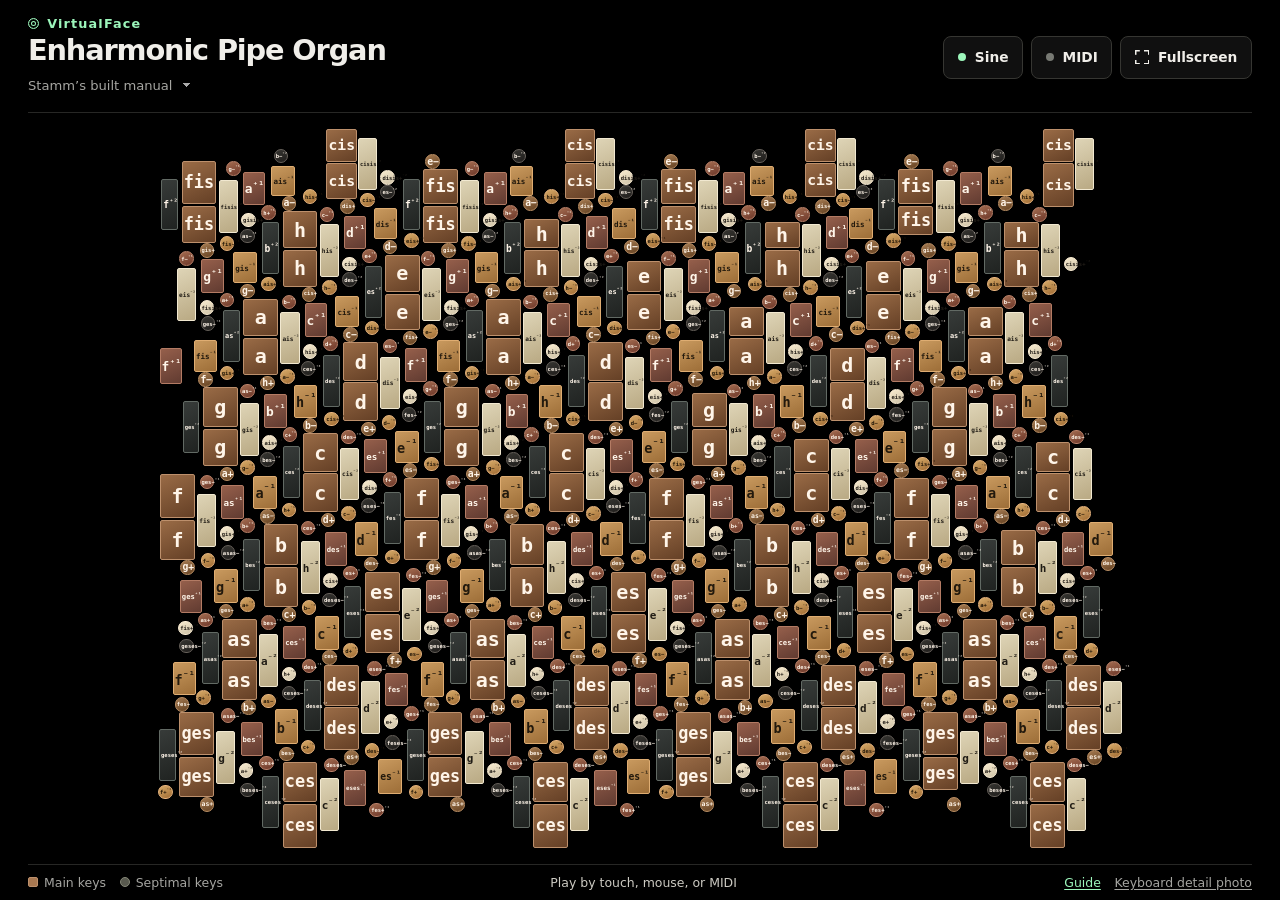
<file: index.html>
<!doctype html>
<html lang="en">
<head>
  <meta charset="utf-8">
  <meta name="viewport" content="width=device-width, initial-scale=1, viewport-fit=cover">
  <meta name="theme-color" content="#000000">
  <meta name="description" content="Play the special manual of the Enharmonic Pipe Organ with touch, mouse, or MIDI.">
  <title>VirtualFace · Enharmonic Pipe Organ</title>
  <link rel="stylesheet" href="./styles.css">
  <link rel="stylesheet" href="./artwork.css">
  <script type="module" src="./app.js"></script>
</head>
<body>
  <div class="app">
    <header class="toolbar">
      <div class="instrument">
        <div class="wordmark"><span class="wordmark-icon" aria-hidden="true"></span>VirtualFace</div>
        <h1 id="instrument-name">Enharmonic Pipe Organ</h1>
        <label class="layout-choice">
          <span class="visually-hidden">Keyboard layout</span>
          <select id="layout-select" aria-label="Keyboard layout">
            <option value="stamm">Stamm’s built manual</option>
            <option value="vogel">Vogel’s 1968 drawing</option>
            <option value="open-controller">Open controller…</option>
          </select>
        </label>
      </div>
      <div class="actions">
        <button id="sine-button" class="control" type="button" aria-pressed="true">
          <span class="sine-dot" aria-hidden="true"></span>Sine
        </button>
        <button id="midi-button" class="control" type="button" aria-expanded="false" aria-controls="midi-panel">
          <span id="midi-dot" class="midi-dot" aria-hidden="true"></span>MIDI
        </button>
        <button id="fullscreen" class="control" type="button"><span class="fullscreen-icon" aria-hidden="true"></span><span id="fullscreen-label">Fullscreen</span></button>
      </div>
      <section id="midi-panel" class="midi-panel" aria-labelledby="midi-heading" hidden>
        <h2 id="midi-heading">MIDI connections</h2>
        <p id="midi-status" role="status">Enable MIDI to connect a controller or a sound source.</p>
        <button id="midi-enable" class="control control-accent" type="button">Enable MIDI</button>
        <div id="midi-routing" class="midi-routing" hidden>
          <label>Input device<select id="midi-input"></select></label>
          <label>Input channel<select id="midi-input-channel"></select></label>
          <label>Output device<select id="midi-output"></select></label>
          <label>Output channel<select id="midi-output-channel"></select></label>
          <label class="routing-wide">Output format<select id="midi-output-format">
            <option value="raw">Raw key addresses</option>
            <option value="tuned">Note + pitch bend</option>
          </select></label>
          <label class="tuned-option" hidden>Voice routing<select id="midi-voice-routing">
            <option value="poly">Multiple channels</option>
            <option value="single">Single channel</option>
          </select></label>
          <label class="tuned-option" hidden>Bend range<select id="midi-bend-range">
            <option value="1">±1 semitone</option>
            <option value="2" selected>±2 semitones</option>
            <option value="12">±12 semitones</option>
            <option value="24">±24 semitones</option>
            <option value="48">±48 semitones</option>
          </select></label>
        </div>
        <p class="mapping-note" id="midi-mapping">VirtualFace uses its own note map. Focus or hover over a key to see its MIDI address.</p>
        <p id="midi-warning" class="midi-warning" role="status" hidden></p>
        <div class="midi-panel-actions">
          <button id="release-all" class="control" type="button">Release all notes</button>
          <a class="guide-link" href="./guide.html#midi">MIDI guide</a>
        </div>
      </section>
    </header>
    <main class="stage" aria-label="Special manual">
      <div id="keyboard" class="keyboard" role="group" aria-label="Playable keys" aria-describedby="keyboard-help"></div>
      <p id="keyboard-help" class="visually-hidden">Press and hold a key to play. Use the arrow keys to move focus and Space or Enter to play the focused key.</p>
      <noscript>Enable JavaScript to play the keyboard.</noscript>
    </main>
    <footer class="footer">
      <div class="legend" aria-label="Key legend">
        <span><i class="legend-swatch legend-main" aria-hidden="true"></i>Main keys</span>
        <span><i class="legend-swatch legend-septimal" aria-hidden="true"></i>Septimal keys</span>
      </div>
      <p id="key-info" class="key-info">Play by touch, mouse, or MIDI</p>
      <div class="footer-links">
        <a class="guide-link" href="./guide.html">Guide</a>
        <a class="source-link" href="https://www.soyka-musik.at/media/content/downloads/u.-d._soyka_arbeitsbericht_sinfonie_in_yes-dur_die_unspielbare.pdf#page=5" target="_blank" rel="noopener">Vogel’s drawing</a>
      </div>
    </footer>
  </div>
  <dialog id="controller-dialog" class="controller-dialog" aria-labelledby="controller-heading">
    <h2 id="controller-heading">Open a controller layout</h2>
    <p>Files from your device stay in this tab. For a layout with artwork, select the JSON and image together.</p>
    <label for="controller-file">Controller files</label>
    <input id="controller-file" type="file" accept=".json,.png,.jpg,.jpeg,.webp,application/json,image/png,image/jpeg,image/webp" multiple autofocus>
    <form id="controller-link">
      <label for="controller-url">Controller JSON link</label>
      <input id="controller-url" type="url" autocomplete="off" autocapitalize="none" spellcheck="false" required>
      <label for="controller-artwork-url">Artwork link (optional)</label>
      <input id="controller-artwork-url" type="url" autocomplete="off" autocapitalize="none" spellcheck="false">
      <div class="controller-link-actions">
        <button class="control" type="submit">Open link</button>
      </div>
    </form>
    <p id="controller-status" role="status"></p>
    <div class="controller-dialog-actions">
      <a class="guide-link" href="./guide.html#custom-layouts" target="_blank" rel="noopener">JSON format and example</a>
      <button id="controller-close" class="control" type="button">Close</button>
    </div>
  </dialog>
</body>
</html>
</file>
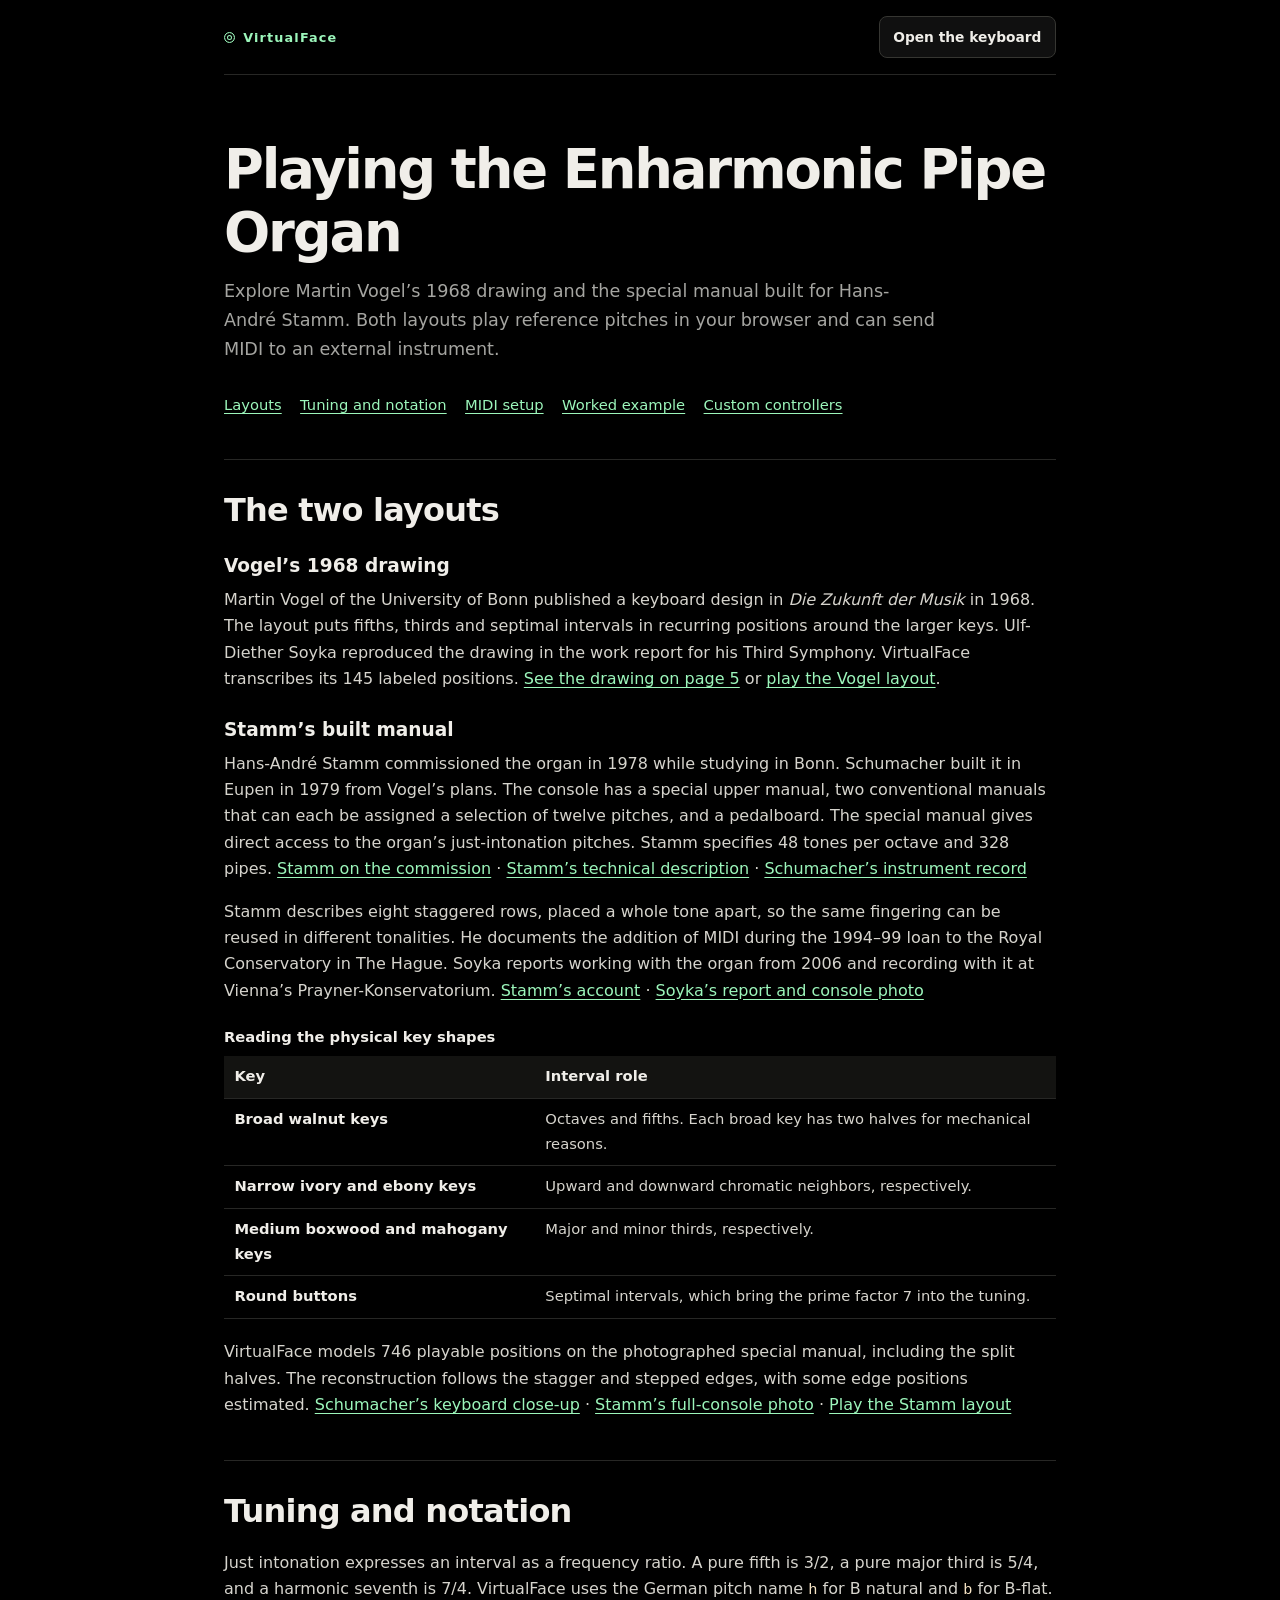
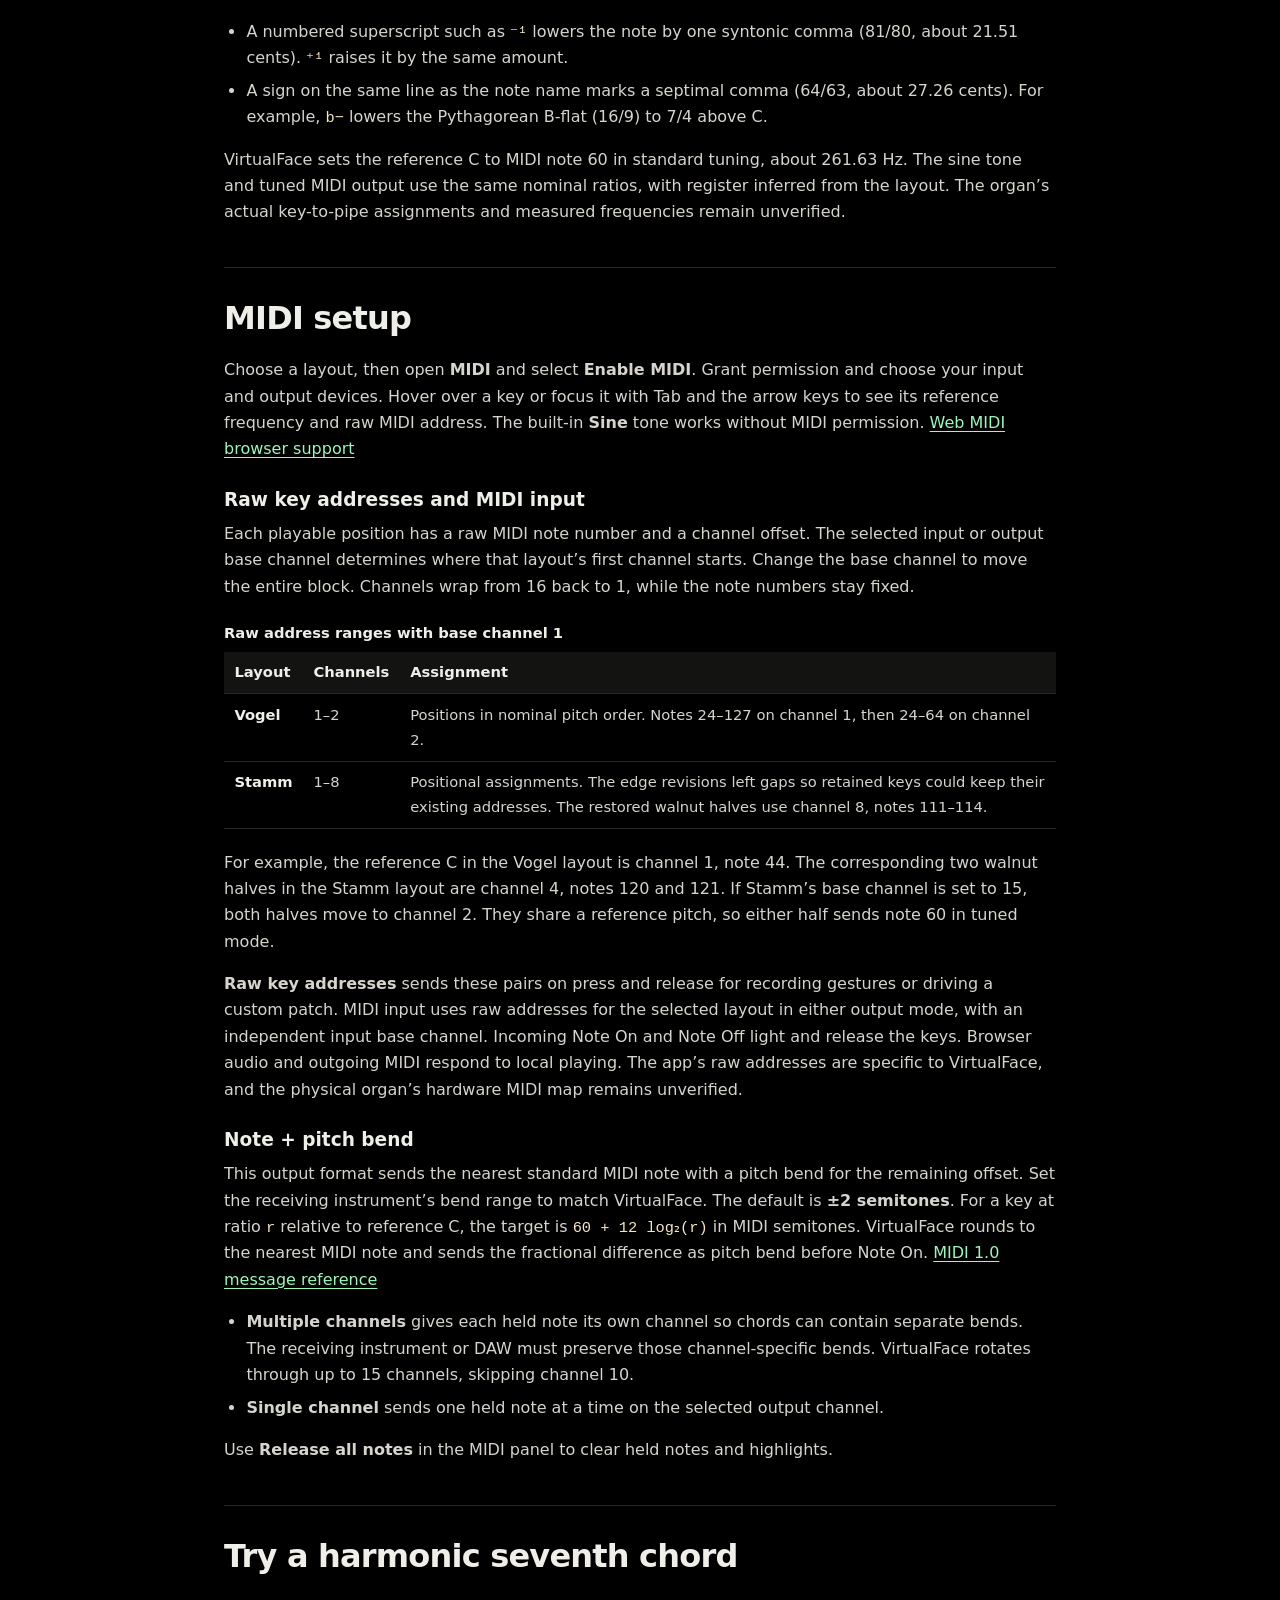
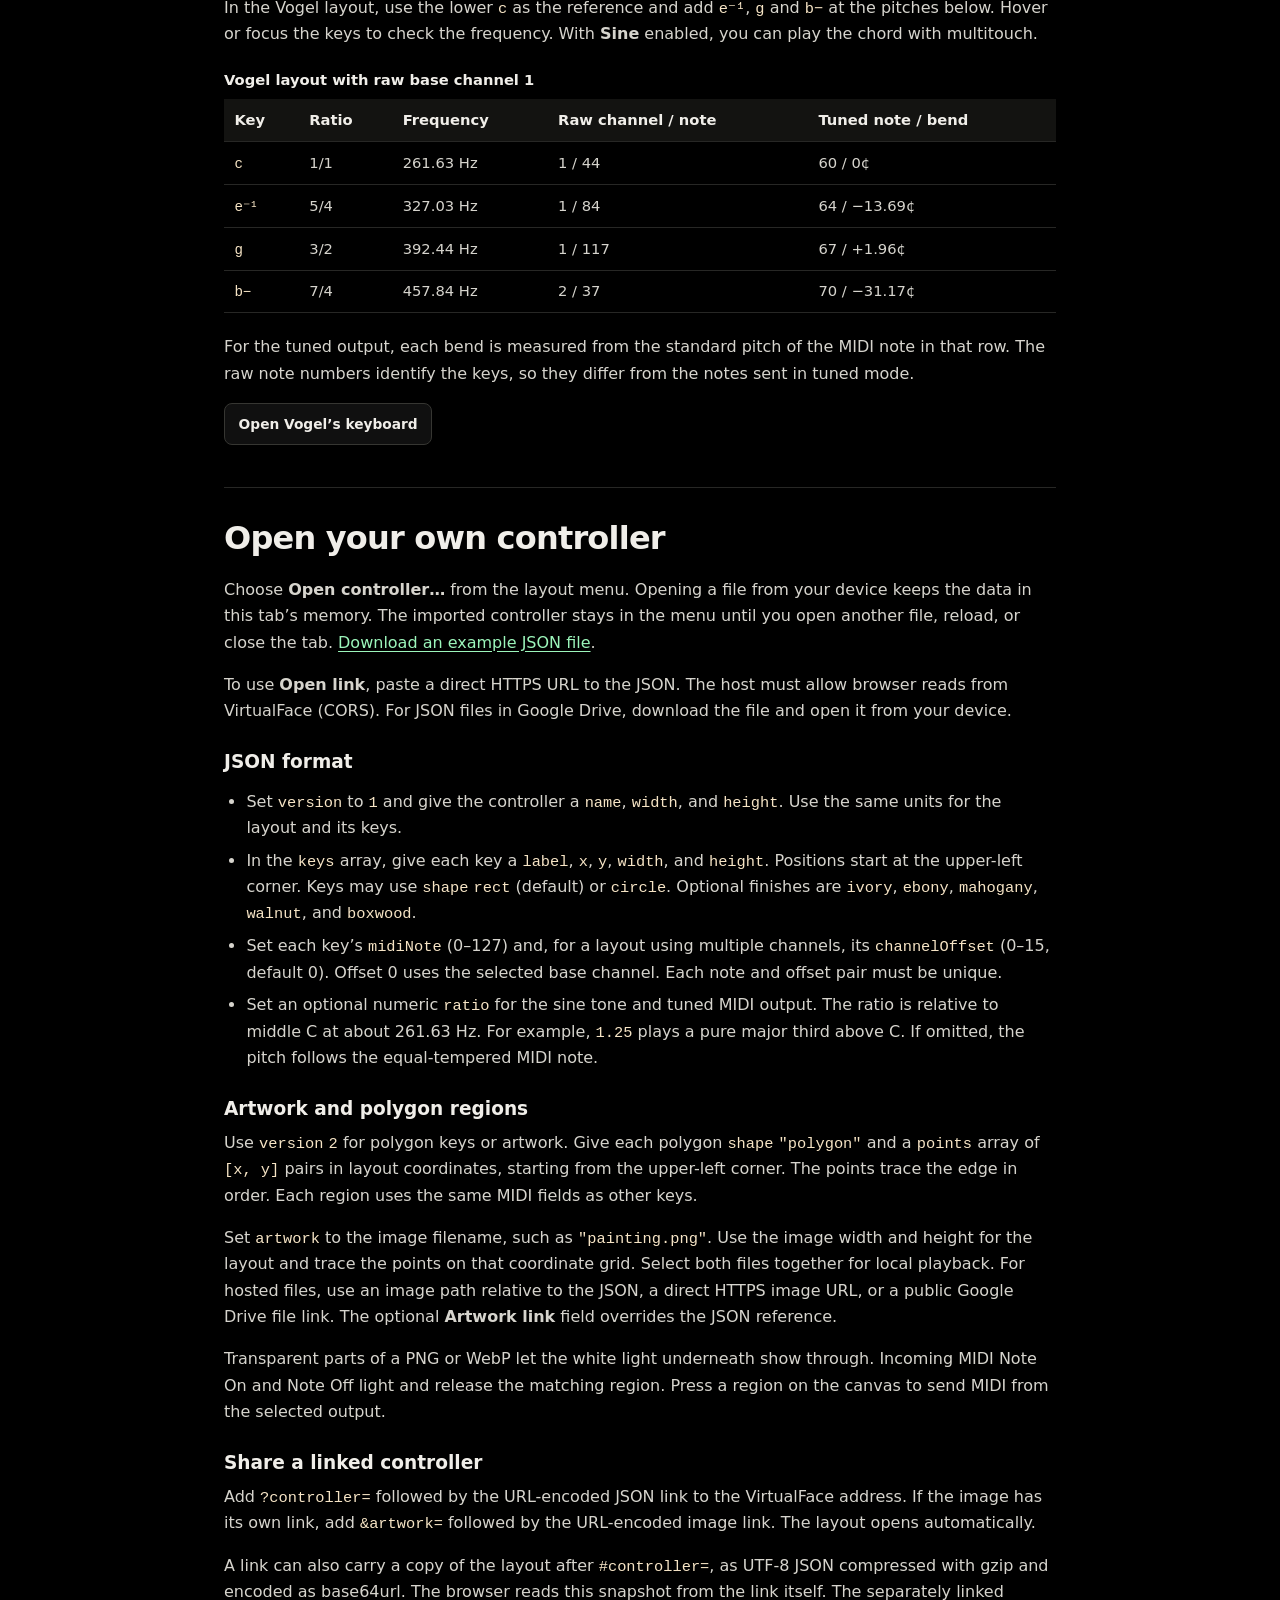
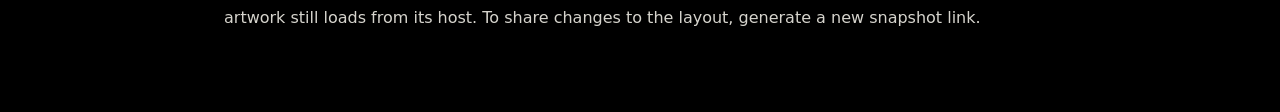
<file: guide.html>
<!doctype html>
<html lang="en">
<head>
  <meta charset="utf-8">
  <meta name="viewport" content="width=device-width, initial-scale=1">
  <meta name="theme-color" content="#000000">
  <meta name="description" content="The history, tuning and MIDI mapping of the two Enharmonic Pipe Organ layouts in VirtualFace.">
  <title>Guide · VirtualFace</title>
  <link rel="stylesheet" href="./styles.css">
</head>
<body class="guide-page">
  <header class="guide-header">
    <a class="wordmark" href="./"><span class="wordmark-icon" aria-hidden="true"></span>VirtualFace</a>
    <a class="control" href="./">Open the keyboard</a>
  </header>

  <main class="guide-main">
    <h1>Playing the Enharmonic Pipe Organ</h1>
    <p class="guide-intro">Explore Martin Vogel’s 1968 drawing and the special manual built for Hans-André Stamm. Both layouts play reference pitches in your browser and can send MIDI to an external instrument.</p>

    <nav class="guide-nav" aria-label="On this page">
      <a href="#layouts">Layouts</a>
      <a href="#tuning">Tuning and notation</a>
      <a href="#midi">MIDI setup</a>
      <a href="#example">Worked example</a>
      <a href="#custom-layouts">Custom controllers</a>
    </nav>

    <section id="layouts" aria-labelledby="layouts-title">
      <h2 id="layouts-title">The two layouts</h2>
      <h3>Vogel’s 1968 drawing</h3>
      <p>Martin Vogel of the University of Bonn published a keyboard design in <cite>Die Zukunft der Musik</cite> in 1968. The layout puts fifths, thirds and septimal intervals in recurring positions around the larger keys. Ulf-Diether Soyka reproduced the drawing in the work report for his Third Symphony. VirtualFace transcribes its 145 labeled positions. <a href="https://www.soyka-musik.at/media/content/downloads/u.-d._soyka_arbeitsbericht_sinfonie_in_yes-dur_die_unspielbare.pdf#page=5">See the drawing on page 5</a> or <a href="./?layout=vogel">play the Vogel layout</a>.</p>

      <h3>Stamm’s built manual</h3>
      <p>Hans-André Stamm commissioned the organ in 1978 while studying in Bonn. Schumacher built it in Eupen in 1979 from Vogel’s plans. The console has a special upper manual, two conventional manuals that can each be assigned a selection of twelve pitches, and a pedalboard. The special manual gives direct access to the organ’s just-intonation pitches. Stamm specifies 48 tones per octave and 328 pipes. <a href="https://eufonia.de/microtonal-music/">Stamm on the commission</a> · <a href="https://eufonia.de/the-enharmonic-pipe-organ/">Stamm’s technical description</a> · <a href="https://www.orgel-schumacher.com/de/projekte/curiosa/enharmonische-orgel?Culture=de">Schumacher’s instrument record</a></p>
      <p>Stamm describes eight staggered rows, placed a whole tone apart, so the same fingering can be reused in different tonalities. He documents the addition of MIDI during the 1994–99 loan to the Royal Conservatory in The Hague. Soyka reports working with the organ from 2006 and recording with it at Vienna’s Prayner-Konservatorium. <a href="https://eufonia.de/the-enharmonic-pipe-organ/">Stamm’s account</a> · <a href="https://www.soyka-musik.at/media/content/downloads/u.-d._soyka_arbeitsbericht_sinfonie_in_yes-dur_die_unspielbare.pdf#page=4">Soyka’s report and console photo</a></p>

      <div class="guide-table">
        <table>
          <caption>Reading the physical key shapes</caption>
          <thead><tr><th scope="col">Key</th><th scope="col">Interval role</th></tr></thead>
          <tbody>
            <tr><th scope="row">Broad walnut keys</th><td>Octaves and fifths. Each broad key has two halves for mechanical reasons.</td></tr>
            <tr><th scope="row">Narrow ivory and ebony keys</th><td>Upward and downward chromatic neighbors, respectively.</td></tr>
            <tr><th scope="row">Medium boxwood and mahogany keys</th><td>Major and minor thirds, respectively.</td></tr>
            <tr><th scope="row">Round buttons</th><td>Septimal intervals, which bring the prime factor 7 into the tuning.</td></tr>
          </tbody>
        </table>
      </div>

      <p>VirtualFace models 746 playable positions on the photographed special manual, including the split halves. The reconstruction follows the stagger and stepped edges, with some edge positions estimated. <a href="https://www.orgel-schumacher.com/media/1261/enharmonische-o_0001.jpg">Schumacher’s keyboard close-up</a> · <a href="https://eufonia.de/wp-content/uploads/Enh._Orgel_Totale-scaled.jpg">Stamm’s full-console photo</a> · <a href="./">Play the Stamm layout</a></p>
    </section>

    <section id="tuning" aria-labelledby="tuning-title">
      <h2 id="tuning-title">Tuning and notation</h2>
      <p>Just intonation expresses an interval as a frequency ratio. A pure fifth is 3/2, a pure major third is 5/4, and a harmonic seventh is 7/4. VirtualFace uses the German pitch name <code>h</code> for B natural and <code>b</code> for B-flat.</p>
      <ul>
        <li>A numbered superscript such as <code>⁻¹</code> lowers the note by one syntonic comma (81/80, about 21.51 cents). <code>⁺¹</code> raises it by the same amount.</li>
        <li>A sign on the same line as the note name marks a septimal comma (64/63, about 27.26 cents). For example, <code>b−</code> lowers the Pythagorean B-flat (16/9) to 7/4 above C.</li>
      </ul>
      <p>VirtualFace sets the reference C to MIDI note 60 in standard tuning, about 261.63 Hz. The sine tone and tuned MIDI output use the same nominal ratios, with register inferred from the layout. The organ’s actual key-to-pipe assignments and measured frequencies remain unverified.</p>
    </section>

    <section id="midi" aria-labelledby="midi-title">
      <h2 id="midi-title">MIDI setup</h2>
      <p>Choose a layout, then open <strong>MIDI</strong> and select <strong>Enable MIDI</strong>. Grant permission and choose your input and output devices. Hover over a key or focus it with Tab and the arrow keys to see its reference frequency and raw MIDI address. The built-in <strong>Sine</strong> tone works without MIDI permission. <a href="https://developer.mozilla.org/en-US/docs/Web/API/Web_MIDI_API">Web MIDI browser support</a></p>

      <h3>Raw key addresses and MIDI input</h3>
      <p>Each playable position has a raw MIDI note number and a channel offset. The selected input or output base channel determines where that layout’s first channel starts. Change the base channel to move the entire block. Channels wrap from 16 back to 1, while the note numbers stay fixed.</p>

      <div class="guide-table">
        <table>
          <caption>Raw address ranges with base channel 1</caption>
          <thead><tr><th scope="col">Layout</th><th scope="col">Channels</th><th scope="col">Assignment</th></tr></thead>
          <tbody>
            <tr><th scope="row">Vogel</th><td>1–2</td><td>Positions in nominal pitch order. Notes 24–127 on channel 1, then 24–64 on channel 2.</td></tr>
            <tr><th scope="row">Stamm</th><td>1–8</td><td>Positional assignments. The edge revisions left gaps so retained keys could keep their existing addresses. The restored walnut halves use channel 8, notes 111–114.</td></tr>
          </tbody>
        </table>
      </div>

      <p>For example, the reference C in the Vogel layout is channel 1, note 44. The corresponding two walnut halves in the Stamm layout are channel 4, notes 120 and 121. If Stamm’s base channel is set to 15, both halves move to channel 2. They share a reference pitch, so either half sends note 60 in tuned mode.</p>
      <p><strong>Raw key addresses</strong> sends these pairs on press and release for recording gestures or driving a custom patch. MIDI input uses raw addresses for the selected layout in either output mode, with an independent input base channel. Incoming Note On and Note Off light and release the keys. Browser audio and outgoing MIDI respond to local playing. The app’s raw addresses are specific to VirtualFace, and the physical organ’s hardware MIDI map remains unverified.</p>

      <h3>Note + pitch bend</h3>
      <p>This output format sends the nearest standard MIDI note with a pitch bend for the remaining offset. Set the receiving instrument’s bend range to match VirtualFace. The default is <strong>±2 semitones</strong>. For a key at ratio <code>r</code> relative to reference C, the target is <code>60 + 12 log₂(r)</code> in MIDI semitones. VirtualFace rounds to the nearest MIDI note and sends the fractional difference as pitch bend before Note On. <a href="https://midi.org/summary-of-midi-1-0-messages">MIDI 1.0 message reference</a></p>
      <ul>
        <li><strong>Multiple channels</strong> gives each held note its own channel so chords can contain separate bends. The receiving instrument or DAW must preserve those channel-specific bends. VirtualFace rotates through up to 15 channels, skipping channel 10.</li>
        <li><strong>Single channel</strong> sends one held note at a time on the selected output channel.</li>
      </ul>
      <p>Use <strong>Release all notes</strong> in the MIDI panel to clear held notes and highlights.</p>
    </section>

    <section id="example" aria-labelledby="example-title">
      <h2 id="example-title">Try a harmonic seventh chord</h2>
      <p>In the Vogel layout, use the lower <code>c</code> as the reference and add <code>e⁻¹</code>, <code>g</code> and <code>b−</code> at the pitches below. Hover or focus the keys to check the frequency. With <strong>Sine</strong> enabled, you can play the chord with multitouch.</p>
      <div class="guide-table">
        <table>
          <caption>Vogel layout with raw base channel 1</caption>
          <thead><tr><th scope="col">Key</th><th scope="col">Ratio</th><th scope="col">Frequency</th><th scope="col">Raw channel / note</th><th scope="col">Tuned note / bend</th></tr></thead>
          <tbody>
            <tr><th scope="row"><code>c</code></th><td>1/1</td><td>261.63 Hz</td><td>1 / 44</td><td>60 / 0¢</td></tr>
            <tr><th scope="row"><code>e⁻¹</code></th><td>5/4</td><td>327.03 Hz</td><td>1 / 84</td><td>64 / −13.69¢</td></tr>
            <tr><th scope="row"><code>g</code></th><td>3/2</td><td>392.44 Hz</td><td>1 / 117</td><td>67 / +1.96¢</td></tr>
            <tr><th scope="row"><code>b−</code></th><td>7/4</td><td>457.84 Hz</td><td>2 / 37</td><td>70 / −31.17¢</td></tr>
          </tbody>
        </table>
      </div>
      <p>For the tuned output, each bend is measured from the standard pitch of the MIDI note in that row. The raw note numbers identify the keys, so they differ from the notes sent in tuned mode.</p>
      <p><a class="control" href="./?layout=vogel">Open Vogel’s keyboard</a></p>
    </section>

    <section id="custom-layouts" aria-labelledby="custom-layouts-title">
      <h2 id="custom-layouts-title">Open your own controller</h2>
      <p>Choose <strong>Open controller…</strong> from the layout menu. Opening a file from your device keeps the data in this tab’s memory. The imported controller stays in the menu until you open another file, reload, or close the tab. <a href="./examples/controller.json" download>Download an example JSON file</a>.</p>
      <p>To use <strong>Open link</strong>, paste a direct HTTPS URL to the JSON. The host must allow browser reads from VirtualFace (CORS). For JSON files in Google Drive, download the file and open it from your device.</p>
      <h3>JSON format</h3>
      <ul>
        <li>Set <code>version</code> to <code>1</code> and give the controller a <code>name</code>, <code>width</code>, and <code>height</code>. Use the same units for the layout and its keys.</li>
        <li>In the <code>keys</code> array, give each key a <code>label</code>, <code>x</code>, <code>y</code>, <code>width</code>, and <code>height</code>. Positions start at the upper-left corner. Keys may use <code>shape</code> <code>rect</code> (default) or <code>circle</code>. Optional finishes are <code>ivory</code>, <code>ebony</code>, <code>mahogany</code>, <code>walnut</code>, and <code>boxwood</code>.</li>
        <li>Set each key’s <code>midiNote</code> (0–127) and, for a layout using multiple channels, its <code>channelOffset</code> (0–15, default 0). Offset 0 uses the selected base channel. Each note and offset pair must be unique.</li>
        <li>Set an optional numeric <code>ratio</code> for the sine tone and tuned MIDI output. The ratio is relative to middle C at about 261.63 Hz. For example, <code>1.25</code> plays a pure major third above C. If omitted, the pitch follows the equal-tempered MIDI note.</li>
      </ul>
      <h3>Artwork and polygon regions</h3>
      <p>Use <code>version</code> <code>2</code> for polygon keys or artwork. Give each polygon <code>shape</code> <code>"polygon"</code> and a <code>points</code> array of <code>[x, y]</code> pairs in layout coordinates, starting from the upper-left corner. The points trace the edge in order. Each region uses the same MIDI fields as other keys.</p>
      <p>Set <code>artwork</code> to the image filename, such as <code>"painting.png"</code>. Use the image width and height for the layout and trace the points on that coordinate grid. Select both files together for local playback. For hosted files, use an image path relative to the JSON, a direct HTTPS image URL, or a public Google Drive file link. The optional <strong>Artwork link</strong> field overrides the JSON reference.</p>
      <p>Transparent parts of a PNG or WebP let the white light underneath show through. Incoming MIDI Note On and Note Off light and release the matching region. Press a region on the canvas to send MIDI from the selected output.</p>
      <h3>Share a linked controller</h3>
      <p>Add <code>?controller=</code> followed by the URL-encoded JSON link to the VirtualFace address. If the image has its own link, add <code>&amp;artwork=</code> followed by the URL-encoded image link. The layout opens automatically.</p>
      <p>A link can also carry a copy of the layout after <code>#controller=</code>, as UTF-8 JSON compressed with gzip and encoded as base64url. The browser reads this snapshot from the link itself. The separately linked artwork still loads from its host. To share changes to the layout, generate a new snapshot link.</p>
    </section>
  </main>
</body>
</html>
</file>
<file: styles.css>
:root {
  color-scheme: dark;
  font-family: system-ui, -apple-system, BlinkMacSystemFont, sans-serif;
  background: #000;
  color: #f0eee9;
  --accent: #9cf6bb;
  --muted: #a5a5a1;
  --line: #272725;
}

* { box-sizing: border-box; }
body { margin: 0; }
button, select { font: inherit; }
button { cursor: pointer; }
[hidden] { display: none !important; }

.app {
  min-height: 100vh;
  min-height: 100dvh;
  display: grid;
  grid-template-rows: auto minmax(0, 1fr) auto;
  height: 100vh;
  height: 100dvh;
  padding: 0 max(1.75rem, env(safe-area-inset-right)) env(safe-area-inset-bottom) max(1.75rem, env(safe-area-inset-left));
  background: #000;
}

.toolbar, .footer {
  display: flex;
  align-items: center;
  justify-content: space-between;
  gap: 1rem;
}

.toolbar {
  position: relative;
  padding: 1rem 0 .85rem;
  border-bottom: 1px solid var(--line);
  z-index: 2;
}

.instrument { min-width: 0; }
.wordmark {
  display: flex;
  align-items: center;
  gap: .5rem;
  color: var(--accent);
  font-size: .8rem;
  letter-spacing: .09em;
  font-weight: 700;
}

.wordmark-icon {
  display: inline-block;
  width: .7rem;
  height: .7rem;
  border: 1.5px solid currentColor;
  border-radius: 50%;
  box-shadow: inset 0 0 0 2px #000, inset 0 0 0 3px currentColor;
}

h1 { margin: .25rem 0 .15rem; font-size: clamp(1.1rem, 3vw, 1.8rem); font-weight: 560; letter-spacing: -.04em; line-height: 1.1; }
.actions { display: flex; gap: .5rem; flex-shrink: 0; }

.control {
  min-height: 2.65rem;
  display: inline-flex;
  align-items: center;
  justify-content: center;
  gap: .55rem;
  padding: 0 .85rem;
  border: 1px solid #363632;
  border-radius: .5rem;
  background: #101010;
  color: #f0eee9;
  font-size: .86rem;
  font-weight: 550;
}
.control:hover, .control[aria-expanded="true"] { border-color: #66665e; background: #1c1c1a; }
.control:disabled { opacity: .55; cursor: default; }
.control-accent { border-color: var(--accent); background: var(--accent); color: #091910; }
.control-accent:hover { background: #c3ffd7; color: #091910; }
.control:focus-visible, select:focus-visible, .source-link:focus-visible { outline: 2px solid var(--accent); outline-offset: 3px; }
.midi-dot { width: .5rem; height: .5rem; border-radius: 50%; background: #777973; }
.midi-dot.connected { background: var(--accent); box-shadow: 0 0 .45rem #9cf6bb75; }
.fullscreen-icon {
  width: .88rem;
  height: .88rem;
  background: linear-gradient(currentColor, currentColor) left top / .3rem 1.5px,
    linear-gradient(currentColor, currentColor) left top / 1.5px .3rem,
    linear-gradient(currentColor, currentColor) right top / .3rem 1.5px,
    linear-gradient(currentColor, currentColor) right top / 1.5px .3rem,
    linear-gradient(currentColor, currentColor) left bottom / .3rem 1.5px,
    linear-gradient(currentColor, currentColor) left bottom / 1.5px .3rem,
    linear-gradient(currentColor, currentColor) right bottom / .3rem 1.5px,
    linear-gradient(currentColor, currentColor) right bottom / 1.5px .3rem;
  background-repeat: no-repeat;
}

.midi-panel {
  position: absolute;
  right: 0;
  top: calc(100% + .4rem);
  width: min(25rem, 100%);
  max-height: min(75dvh, 35rem);
  overflow-y: auto;
  padding: 1rem;
  border: 1px solid #41413d;
  border-radius: .65rem;
  background: #111110;
  box-shadow: 0 12px 38px #000e;
}
.midi-panel h2 { margin: 0; font-size: 1rem; }
.midi-panel p { margin: .65rem 0; color: #c4c4bc; font-size: .875rem; line-height: 1.45; }
.midi-routing { display: grid; grid-template-columns: minmax(0, 3fr) minmax(7rem, 2fr); gap: .65rem; }
.midi-routing label { display: grid; min-width: 0; gap: .25rem; font-size: .8rem; color: #c4c4bc; }
.midi-routing select {
  appearance: none;
  min-width: 0;
  width: 100%;
  min-height: 2.4rem;
  padding: .35rem 1.5rem .35rem .55rem;
  border: 1px solid #41413d;
  border-radius: .35rem;
  background: linear-gradient(45deg, transparent 50%, #ccc 50%) right .65rem center / .28rem .28rem,
    linear-gradient(135deg, #ccc 50%, transparent 50%) right .38rem center / .28rem .28rem #191918;
  background-repeat: no-repeat;
  color: #eee;
}
.midi-panel .mapping-note { font-size: .79rem; }

.controller-dialog {
  width: min(28rem, calc(100% - 1.5rem));
  padding: 1rem;
  border: 1px solid #41413d;
  border-radius: .65rem;
  background: #111110;
  color: #f0eee9;
  box-shadow: 0 12px 38px #000e;
}
.controller-dialog::backdrop { background: #000a; }
.controller-dialog h2 { margin: 0; font-size: 1.1rem; }
.controller-dialog p { margin: .65rem 0; color: #c4c4bc; font-size: .875rem; line-height: 1.45; }
.controller-dialog label { display: block; margin: .9rem 0 .35rem; font-size: .8rem; color: #c4c4bc; }
.controller-dialog input { min-width: 0; font: inherit; color: inherit; }
.controller-dialog input[type="file"] { width: 100%; }
.controller-dialog input[type="url"] {
  width: 100%;
  padding: .45rem .55rem;
  border: 1px solid #41413d;
  border-radius: .35rem;
  background: #191918;
}
.controller-dialog input:focus-visible { outline: 2px solid var(--accent); outline-offset: 2px; }
.controller-link-actions, .controller-dialog-actions { display: flex; align-items: center; gap: .55rem; }
.controller-link-actions { margin-top: .65rem; }
.controller-dialog-actions { justify-content: space-between; margin-top: 1rem; font-size: .85rem; }
#controller-status:empty { margin: 0; }

.stage {
  position: relative;
  display: flex;
  justify-content: center;
  align-items: center;
  min-width: 0;
  min-height: 0;
  padding: .7rem 0;
  overflow: auto;
}
.keyboard {
  position: relative;
  flex: none;
  user-select: none;
  -webkit-user-select: none;
  -webkit-touch-callout: none;
  touch-action: none;
}
.key {
  --top: #996b46;
  --bottom: #654026;
  --border: #bd906c;
  --text: #fff5e9;
  position: absolute;
  display: grid;
  place-items: center;
  padding: 0 1px;
  border: 1px solid var(--border);
  border-radius: clamp(2px, .7vw, 6px);
  background: linear-gradient(155deg, var(--top), var(--bottom));
  color: var(--text);
  font-family: ui-monospace, SFMono-Regular, Menlo, monospace;
  font-size: .9rem;
  font-weight: 650;
  line-height: 1;
  white-space: nowrap;
  touch-action: none;
  -webkit-tap-highlight-color: transparent;
}
.key[data-kind="chromatic-up"] { --top: #ded4b6; --bottom: #b9a983; --border: #f1e8d0; --text: #201c15; }
.key[data-kind="chromatic-down"] { --top: #373b39; --bottom: #202321; --border: #626a64; }
.key[data-kind="major-third"] { --top: #c8995e; --bottom: #9d6e38; --border: #dfad72; --text: #22190d; }
.key[data-kind="minor-third"] { --top: #955f4b; --bottom: #613b31; --border: #b37b64; }
.key[data-shape="circle"] {
  --top: #58594e;
  --bottom: #30332b;
  --border: #858777;
  border-radius: 50%;
}
.key small { font-size: .75em; vertical-align: super; }
.key span { pointer-events: none; }
@media (hover: hover) {
  .key:hover { filter: brightness(1.22); }
}
.key:focus-visible {
  outline: 2px solid #fff;
  outline-offset: 1px;
  z-index: 1;
}
.key.is-active {
  z-index: 1;
  background: #adffca;
  color: #0b2717;
  border-color: #e6ffed;
  box-shadow: 0 0 0 1px #a2ffbf60, 0 0 .75rem #74f8a48c;
  filter: none;
}

.footer {
  border-top: 1px solid var(--line);
  padding: .64rem 0;
  color: var(--muted);
  font-size: .78rem;
}
.legend { display: flex; align-items: center; gap: .85rem; }
.legend span { display: inline-flex; align-items: center; gap: .35rem; white-space: nowrap; }
.legend-swatch { width: .65rem; height: .65rem; background: #a87851; border: 1px solid #bd906c; border-radius: 2px; }
.legend-septimal { border-radius: 50%; background: #58594e; border-color: #858777; }
.key-info { margin: 0; color: #cccac2; text-align: center; }
.source-link { color: inherit; text-underline-offset: .18em; white-space: nowrap; }
.source-link:hover { color: #fff; }

.visually-hidden {
  position: absolute;
  width: 1px;
  height: 1px;
  overflow: hidden;
  clip-path: inset(50%);
  white-space: nowrap;
}

@media (max-width: 600px) {
  .app { padding-left: max(.65rem, env(safe-area-inset-left)); padding-right: max(.65rem, env(safe-area-inset-right)); }
  .toolbar { gap: .4rem; padding: .65rem 0; }
  .actions { gap: .35rem; }
  .actions .control { min-width: 2.45rem; padding: 0 .5rem; }
  #fullscreen-label { position: absolute; width: 1px; height: 1px; clip-path: inset(50%); overflow: hidden; white-space: nowrap; }
  .footer { gap: .4rem; font-size: .72rem; }
  .legend { gap: .35rem; }
  .legend span { white-space: normal; }
  .legend-swatch { flex: none; }
  .stage { padding: .35rem 0; }
}
@media (max-height: 520px) {
  .toolbar { padding-block: .3rem; }
  .wordmark { display: none; }
  .footer { padding-block: .25rem; }
  .stage { padding-block: .25rem; }
}

.app.is-fullscreen {
  grid-template-rows: minmax(0, 1fr);
}
.is-fullscreen .toolbar {
  position: absolute;
  top: max(.5rem, env(safe-area-inset-top));
  right: max(.65rem, env(safe-area-inset-right));
  padding: 0;
  border: 0;
}
.is-fullscreen .instrument,
.is-fullscreen #midi-button,
.is-fullscreen .footer { display: none; }

@media (max-width: 600px) {
  .is-fullscreen .stage { padding-top: 3rem; }
}

.layout-choice {
  display: inline-block;
  max-width: 100%;
  margin-top: .2rem;
}
.layout-choice select {
  appearance: none;
  width: 100%;
  min-height: 1.65rem;
  padding: 0 1.25rem 0 0;
  border: 0;
  background: linear-gradient(45deg, transparent 50%, #aaa 50%) right .35rem center / .25rem .25rem,
    linear-gradient(135deg, #aaa 50%, transparent 50%) right .13rem center / .25rem .25rem #000;
  background-repeat: no-repeat;
  color: var(--muted);
  font-size: .82rem;
  cursor: pointer;
  text-overflow: ellipsis;
}
.layout-choice select:hover { color: #fff; }
.sine-dot { width: .5rem; height: .5rem; border-radius: 50%; background: #777973; }
#sine-button[aria-pressed="true"] .sine-dot { background: var(--accent); }
.midi-routing .routing-wide { grid-column: 1 / -1; }
.midi-panel .midi-warning { color: #f7cb8f; }
.is-fullscreen #sine-button { display: none; }

@media (max-width: 600px) {
  .layout-choice select { font-size: .74rem; }
  .actions { gap: .25rem; }
  .actions .control { min-width: 2rem; gap: .28rem; padding-inline: .35rem; }
  .footer .legend { display: none; }
}

.keyboard[data-layout="stamm"] .key[data-shape="rect"] {
  border-radius: 2px;
}
.key[data-finish="ivory"] {
  --top: #f8ebcf;
  --bottom: #cec2a7;
  --border: #fff1d8;
  --text: #231e18;
}
.key[data-finish="ebony"] {
  --top: #363531;
  --bottom: #201e1c;
  --border: #66605a;
}
.key[data-finish="mahogany"] {
  --top: #a36c50;
  --bottom: #6e382a;
  --border: #bb826a;
}
.key[data-finish="walnut"] {
  --top: #a47a51;
  --bottom: #654222;
  --border: #bc9065;
}
.key[data-finish="boxwood"] {
  --top: #d7ab69;
  --bottom: #a16c34;
  --border: #e9b57f;
  --text: #25190a;
}

.footer-links, .midi-panel-actions {
  display: flex;
  flex-wrap: wrap;
  align-items: center;
  gap: .4rem .85rem;
}
.footer-links { justify-content: flex-end; }
.guide-link { color: var(--accent); text-underline-offset: .18em; }
.guide-link:focus-visible, .guide-page a:focus-visible {
  outline: 2px solid var(--accent);
  outline-offset: 3px;
}
.midi-panel-actions .guide-link { font-size: .85rem; }

.guide-page {
  --guide-width: 52rem;
  --guide-gutter: clamp(1rem, 5vw, 2rem);
}
.guide-header, .guide-main {
  width: min(calc(100% - 2 * var(--guide-gutter)), var(--guide-width));
  margin-inline: auto;
}
.guide-header {
  display: flex;
  align-items: center;
  justify-content: space-between;
  gap: .75rem;
  padding-block: 1rem;
  border-bottom: 1px solid var(--line);
}
.guide-header .wordmark { display: inline-flex; text-decoration: none; }
.guide-page .control { text-decoration: none; }
.guide-main {
  padding-block: clamp(2rem, 7vw, 4rem);
  color: #d6d4cd;
  line-height: 1.65;
}
.guide-main h1, .guide-main h2, .guide-main h3 { color: #f0eee9; line-height: 1.15; }
.guide-main h1 { margin: 0 0 .8rem; font-size: clamp(2rem, 6vw, 3.4rem); }
.guide-main h2 { margin: 0 0 1.25rem; font-size: clamp(1.5rem, 4vw, 2rem); letter-spacing: -.025em; }
.guide-main h3 { margin: 1.65rem 0 .5rem; font-size: 1.16rem; }
.guide-main p { margin: .65rem 0 1rem; }
.guide-main ul { padding-inline-start: 1.4rem; }
.guide-main li + li { margin-top: .4rem; }
.guide-intro { max-width: 64ch; font-size: 1.1rem; color: var(--muted); }
.guide-main a:not(.control) { color: var(--accent); text-underline-offset: .2em; }
.guide-nav {
  display: flex;
  flex-wrap: wrap;
  gap: .65rem 1.15rem;
  margin-block: 1.8rem 2.5rem;
  font-size: .92rem;
}
.guide-main section {
  margin-top: 2.6rem;
  padding-top: 2rem;
  border-top: 1px solid var(--line);
  scroll-margin-top: 1rem;
}
.guide-main code {
  color: #f6e4c5;
  font: .96em ui-monospace, SFMono-Regular, Menlo, monospace;
}
.guide-table { overflow-x: auto; margin-block: 1.3rem; }
.guide-table table { width: 100%; border-collapse: collapse; font-size: .92rem; }
.guide-table caption { padding-bottom: .4rem; color: #f0eee9; text-align: left; font-weight: 600; }
.guide-table th, .guide-table td { padding: .55rem .65rem; text-align: left; vertical-align: top; border-bottom: 1px solid var(--line); }
.guide-table thead { background: #131311; color: #f0eee9; }
.guide-table tbody th { color: #f0eee9; font-weight: 550; }
#example .guide-table table { min-width: 30rem; }
</file>
<file: artwork.css>
.keyboard.has-artwork {
  isolation: isolate;
  overflow: hidden;
  background: #000;
}

.artwork-lighting,
.artwork-painting,
.artwork-outlines {
  position: absolute;
  inset: 0;
  width: 100%;
  height: 100%;
  pointer-events: none;
}

.artwork-painting {
  object-fit: fill;
}

.artwork-beam {
  opacity: 0;
  transition: opacity 150ms ease-out;
}

.artwork-beam.is-lit {
  opacity: 1;
  transition-duration: 35ms;
}

.artwork-focus {
  visibility: hidden;
  fill: none;
  stroke: #fff;
  stroke-width: 2px;
  stroke-linejoin: round;
  filter: drop-shadow(0 0 2px #000) drop-shadow(0 0 3px #000);
}

.artwork-focus.is-visible {
  visibility: visible;
}

.keyboard.has-artwork > .key {
  z-index: 1;
  border: 0;
  padding: 0;
  border-radius: 0;
  background: transparent;
  color: transparent;
  box-shadow: none;
  filter: none;
  outline: none;
}

@media (hover: hover) {
  .keyboard.has-artwork > .key:not(.is-active):hover {
    background: rgb(255 255 255 / 8%);
  }
}

@media (prefers-reduced-motion: reduce) {
  .artwork-beam,
  .artwork-beam.is-lit {
    transition: none;
  }
}
</file>
